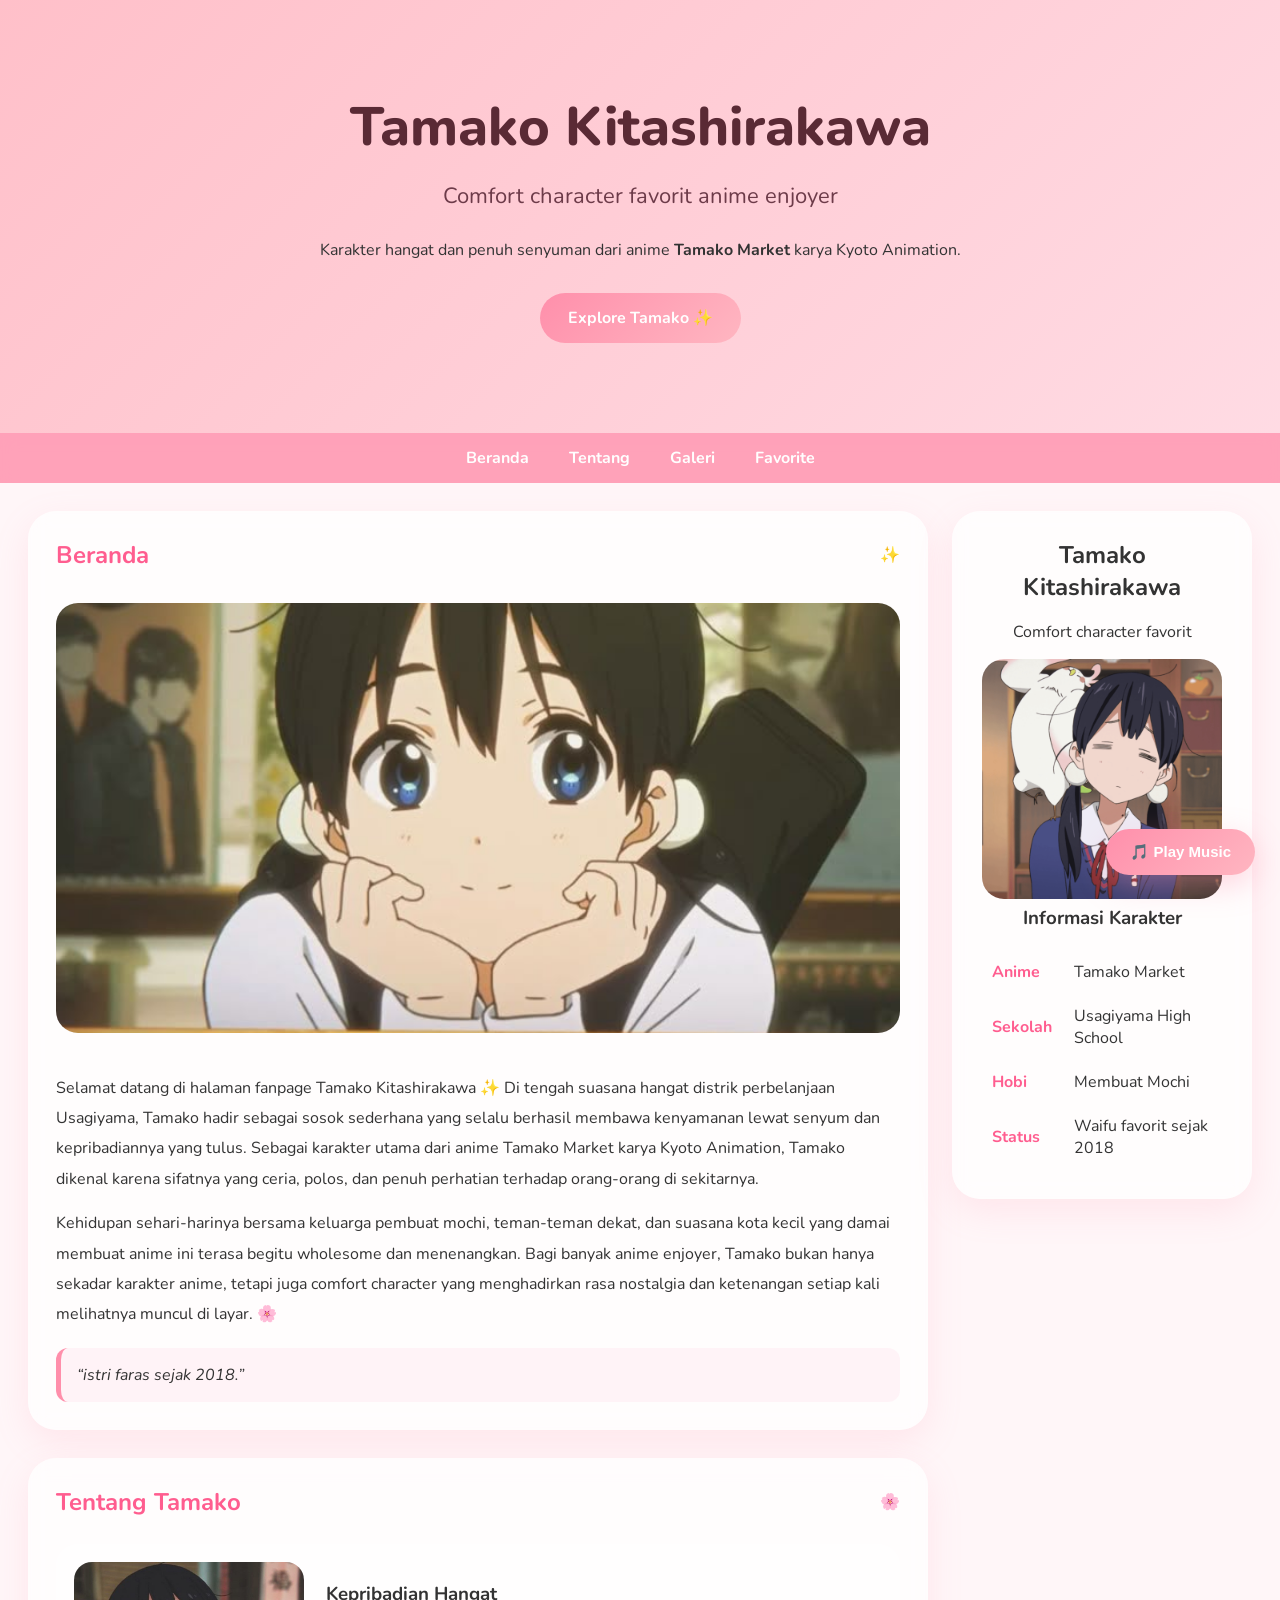
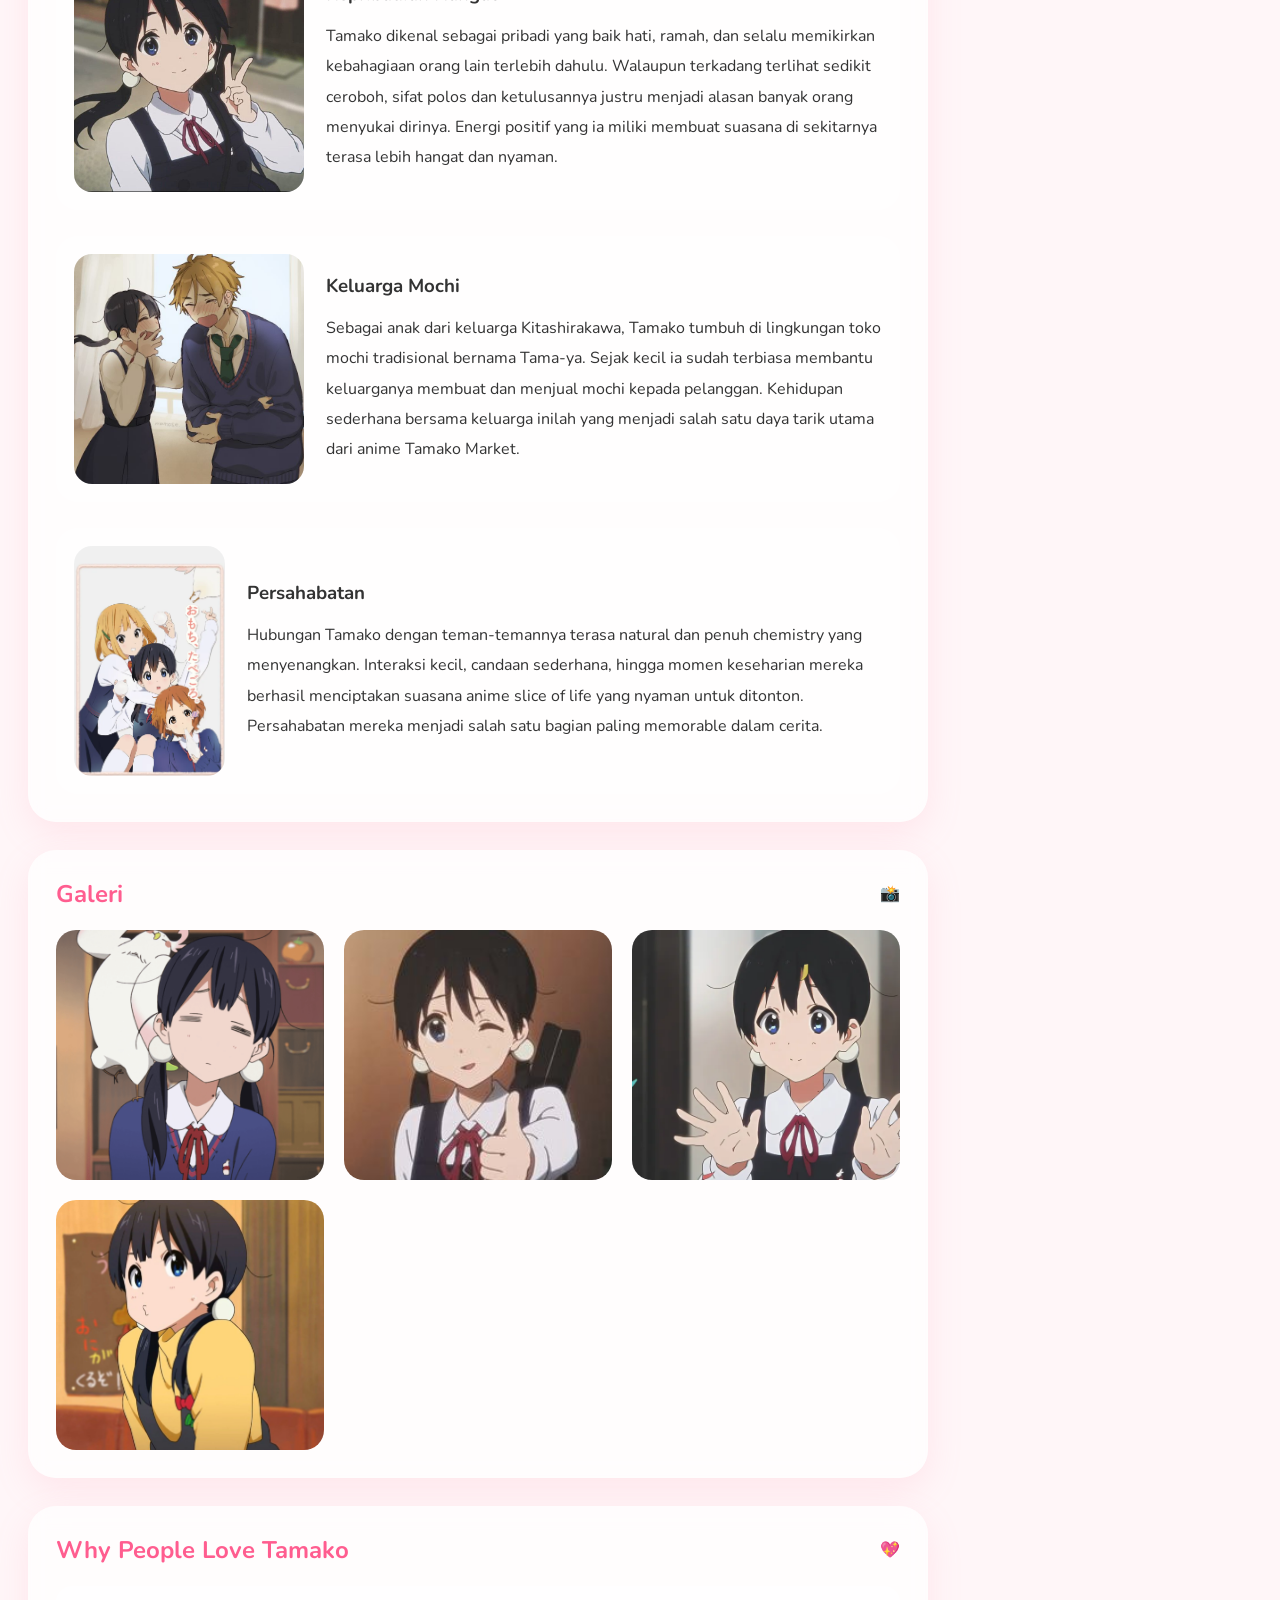
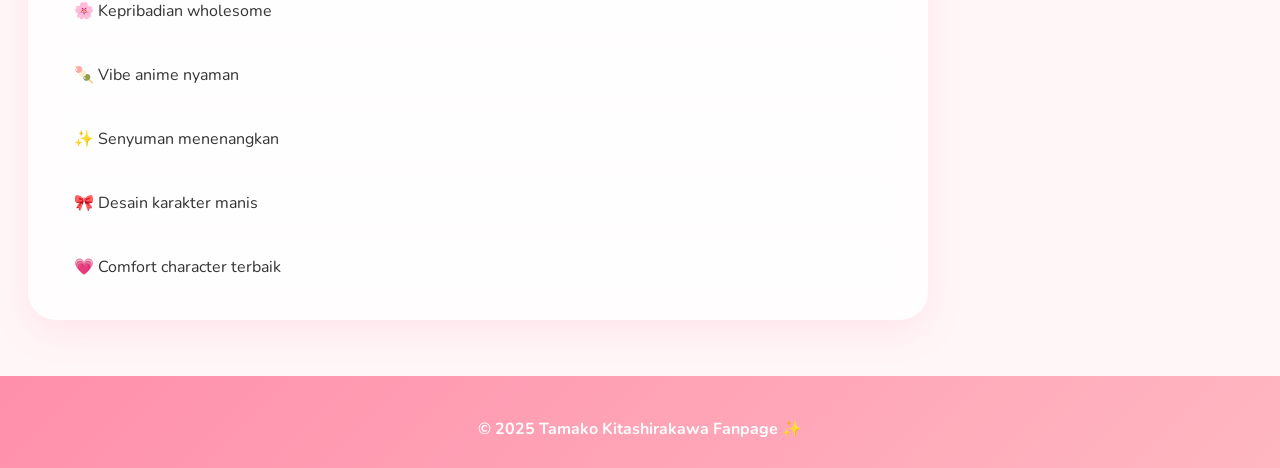
<file: fanspage tamako(fix)/style/index.html>
<!DOCTYPE html>
<html lang="en">

<head>

  <meta charset="UTF-8" />

  <meta
    name="viewport"
    content="width=device-width, initial-scale=1.0"
  />

  <title>
    Tamako Kitashirakawa Fanpage
  </title>

  <!-- CSS -->
  <link rel="stylesheet" href="style.css" />

  <!-- GOOGLE FONT -->
  <link rel="preconnect" href="https://fonts.googleapis.com" />

  <link
    rel="preconnect"
    href="https://fonts.gstatic.com"
    crossorigin
  />

  <link
    href="https://fonts.googleapis.com/css2?family=Nunito:wght@300;400;600;700;800&display=swap"
    rel="stylesheet"
  />

</head>

<body>

  <!-- ========================= -->
  <!-- PARTICLE BACKGROUND -->
  <!-- ========================= -->

  <div class="particles">

    <span></span>
    <span></span>
    <span></span>
    <span></span>
    <span></span>
    <span></span>
    <span></span>
    <span></span>
    <span></span>
    <span></span>

  </div>

  <!-- ========================= -->
  <!-- HEADER -->
  <!-- ========================= -->

  <header>

    <div class="jumbotron">

      <div class="hero-overlay">

        <h1 class="nama-usaha">
          Tamako Kitashirakawa
        </h1>

        <p class="tagline">
          Comfort character favorit anime enjoyer
        </p>

        <p class="hero-desc">

          Karakter hangat dan penuh senyuman dari anime
          <strong>Tamako Market</strong>
          karya Kyoto Animation.

        </p>

        <a
          href="#tentang"
          class="hero-button"
        >
          Explore Tamako ✨
        </a>

      </div>

    </div>

    <!-- NAVBAR -->

    <nav>

      <ul>

        <li>
          <a href="#beranda">
            Beranda
          </a>
        </li>

        <li>
          <a href="#tentang">
            Tentang
          </a>
        </li>

        <li>
          <a href="#galeri">
            Galeri
          </a>
        </li>

        <li>
          <a href="#favorite">
            Favorite
          </a>
        </li>

      </ul>

    </nav>

  </header>

  <!-- ========================= -->
  <!-- MAIN -->
  <!-- ========================= -->

  <main>

    <!-- CONTENT -->

    <div class="content">

      <!-- ========================= -->
      <!-- BERANDA -->
      <!-- ========================= -->

      <article
        id="beranda"
        class="card"
      >

        <div class="card-title">

          <h2>
            Beranda
          </h2>

          <span>
            ✨
          </span>

        </div>

        <img
          src="../images/tamakooo.jpg"
          alt="Tamako"
          class="main-image"
        />

        <p>

         Selamat datang di halaman fanpage Tamako Kitashirakawa ✨

Di tengah suasana hangat distrik perbelanjaan Usagiyama,
 Tamako hadir sebagai sosok sederhana yang selalu berhasil membawa kenyamanan lewat senyum
  dan kepribadiannya yang tulus.
   Sebagai karakter utama dari anime Tamako Market karya Kyoto Animation,
    Tamako dikenal karena sifatnya yang ceria, polos, dan penuh perhatian terhadap orang-orang di sekitarnya.

        </p>

        <p>

          Kehidupan sehari-harinya bersama keluarga pembuat mochi, teman-teman dekat, dan suasana kota kecil yang damai membuat anime ini terasa begitu wholesome dan menenangkan. Bagi banyak anime enjoyer, Tamako bukan hanya sekadar karakter anime, tetapi juga comfort character yang menghadirkan rasa nostalgia dan ketenangan setiap kali melihatnya muncul di layar. 🌸
        </p>

        <blockquote>

          “istri faras sejak 2018.”

        </blockquote>

      </article>

      <!-- ========================= -->
      <!-- TENTANG -->
      <!-- ========================= -->

      <article
        id="tentang"
        class="card"
      >

        <div class="card-title">

          <h2>
            Tentang Tamako
          </h2>

          <span>
            🌸
          </span>

        </div>

        <!-- INFO CARD -->

        <section class="info-card">

          <img
            src="../images/Tamako Kitashirakawa.jpg"
            alt="Tamako Smile"
            class="menu-image"
          />

          <div>

            <h3>
              Kepribadian Hangat
            </h3>

            <p>

              Tamako dikenal sebagai pribadi yang baik hati, ramah, dan selalu memikirkan kebahagiaan orang lain terlebih dahulu. Walaupun terkadang terlihat sedikit ceroboh, sifat polos dan ketulusannya justru menjadi alasan banyak orang menyukai dirinya. Energi positif yang ia miliki membuat suasana di sekitarnya terasa lebih hangat dan nyaman.

            </p>

          </div>

        </section>

        <!-- INFO CARD -->

        <section class="info-card">

          <img
            src="../images/tamako mochi.jpg"
            alt="Tamako Mochi"
            class="menu-image"
          />

          <div>

            <h3>
              Keluarga Mochi
            </h3>

            <p>

              Sebagai anak dari keluarga Kitashirakawa, Tamako tumbuh di lingkungan toko mochi tradisional bernama Tama-ya. Sejak kecil ia sudah terbiasa membantu keluarganya membuat dan menjual mochi kepada pelanggan. Kehidupan sederhana bersama keluarga inilah yang menjadi salah satu daya tarik utama dari anime Tamako Market.
            </p>

          </div>

        </section>

        <!-- INFO CARD -->

        <section class="info-card">

          <img
            src="../images/tamako n friend.webp"
            alt="Tamako Friends"
            class="menu-image"
          />

          <div>

            <h3>
              Persahabatan
            </h3>

            <p>

             Hubungan Tamako dengan teman-temannya terasa natural dan penuh chemistry yang menyenangkan. Interaksi kecil, candaan sederhana, hingga momen keseharian mereka berhasil menciptakan suasana anime slice of life yang nyaman untuk ditonton. Persahabatan mereka menjadi salah satu bagian paling memorable dalam cerita.

            </p>

          </div>

        </section>

      </article>

      <!-- ========================= -->
      <!-- GALERI -->
      <!-- ========================= -->

      <article
        id="galeri"
        class="card"
      >

        <div class="card-title">

          <h2>
            Galeri
          </h2>

          <span>
            📸
          </span>

        </div>

        <div class="gallery-container">

          <img
            src="../images/tamako1.png"
            alt="Tamako 1"
            class="gallery-image"
          />

          <img
            src="../images/tamako2.jpg"
            alt="Tamako 2"
            class="gallery-image"
          />

          <img
            src="../images/tamako3.webp"
            alt="Tamako 3"
            class="gallery-image"
          />

          <img
            src="../images/tamako4.jpg"
            alt="Tamako 4"
            class="gallery-image"
          />

        </div>

      </article>

      <!-- ========================= -->
      <!-- FAVORITE -->
      <!-- ========================= -->

      <article
        id="favorite"
        class="card"
      >

        <div class="card-title">

          <h2>
            Why People Love Tamako
          </h2>

          <span>
            💖
          </span>

        </div>

        <ul class="favorite-list">

          <li>
            🌸 Kepribadian wholesome
          </li>

          <li>
            🍡 Vibe anime nyaman
          </li>

          <li>
            ✨ Senyuman menenangkan
          </li>

          <li>
            🎀 Desain karakter manis
          </li>

          <li>
            💗 Comfort character terbaik
          </li>

        </ul>

      </article>

    </div>

    <!-- ========================= -->
    <!-- ASIDE -->
    <!-- ========================= -->

    <aside>

      <article class="logo card">

        <header>

          <h2>
            Tamako Kitashirakawa
          </h2>

          <p>
            Comfort character favorit
          </p>

          <figure>

            <img
              src="../images/tamako1.png"
              alt="Tamako"
            />

          </figure>

        </header>

        <section>

          <h3>
            Informasi Karakter
          </h3>

          <table>

            <tr>
              <th>Anime</th>
              <td>Tamako Market</td>
            </tr>

            <tr>
              <th>Sekolah</th>
              <td>Usagiyama High School</td>
            </tr>

            <tr>
              <th>Hobi</th>
              <td>Membuat Mochi</td>
            </tr>

            <tr>
              <th>Status</th>
              <td>Waifu favorit sejak 2018</td>
            </tr>

          </table>

        </section>

      </article>

    </aside>

  </main>

  <!-- ========================= -->
  <!-- FOOTER -->
  <!-- ========================= -->

  <footer>

    <p>
      © 2025 Tamako Kitashirakawa Fanpage ✨
    </p>

  </footer>

  <!-- ========================= -->
  <!-- MUSIC PLAYER -->
  <!-- ========================= -->

  <div class="music-player">

    <button id="music-toggle">

      🎵 Play Music

    </button>

  </div>

  <!-- AUDIO -->

  <audio
    id="bg-music"
    loop
  >

    <source
      src="../music/itte.mp3"
      type="audio/mp3"
    />

  </audio>

  <!-- SCRIPT -->

  <script>

    const music =
      document.getElementById("bg-music");

    const button =
      document.getElementById("music-toggle");

    let playing = false;

    button.addEventListener("click", () => {

      if (!playing) {

        music.play();

        button.innerHTML =
          "⏸ Pause Music";

      } else {

        music.pause();

        button.innerHTML =
          "🎵 Play Music";

      }

      playing = !playing;

    });

  </script>

</body>

</html>
</file>
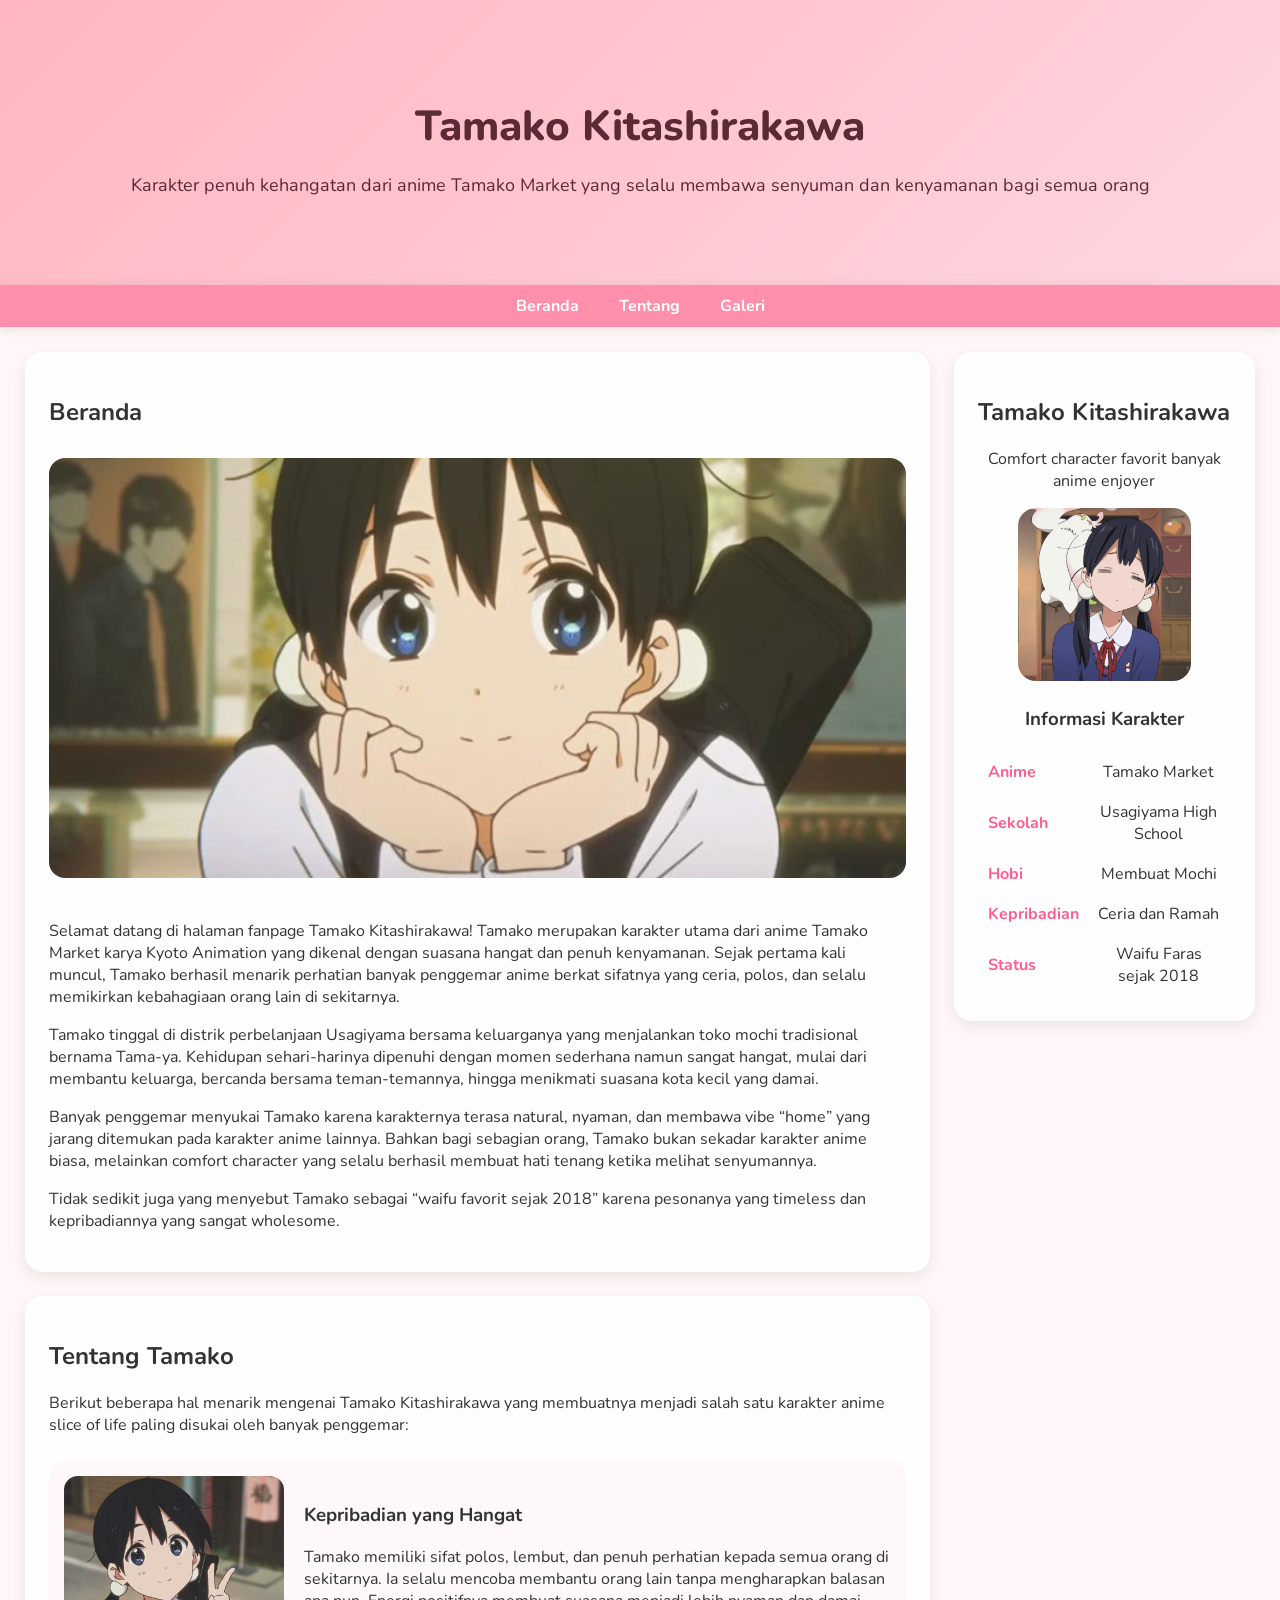
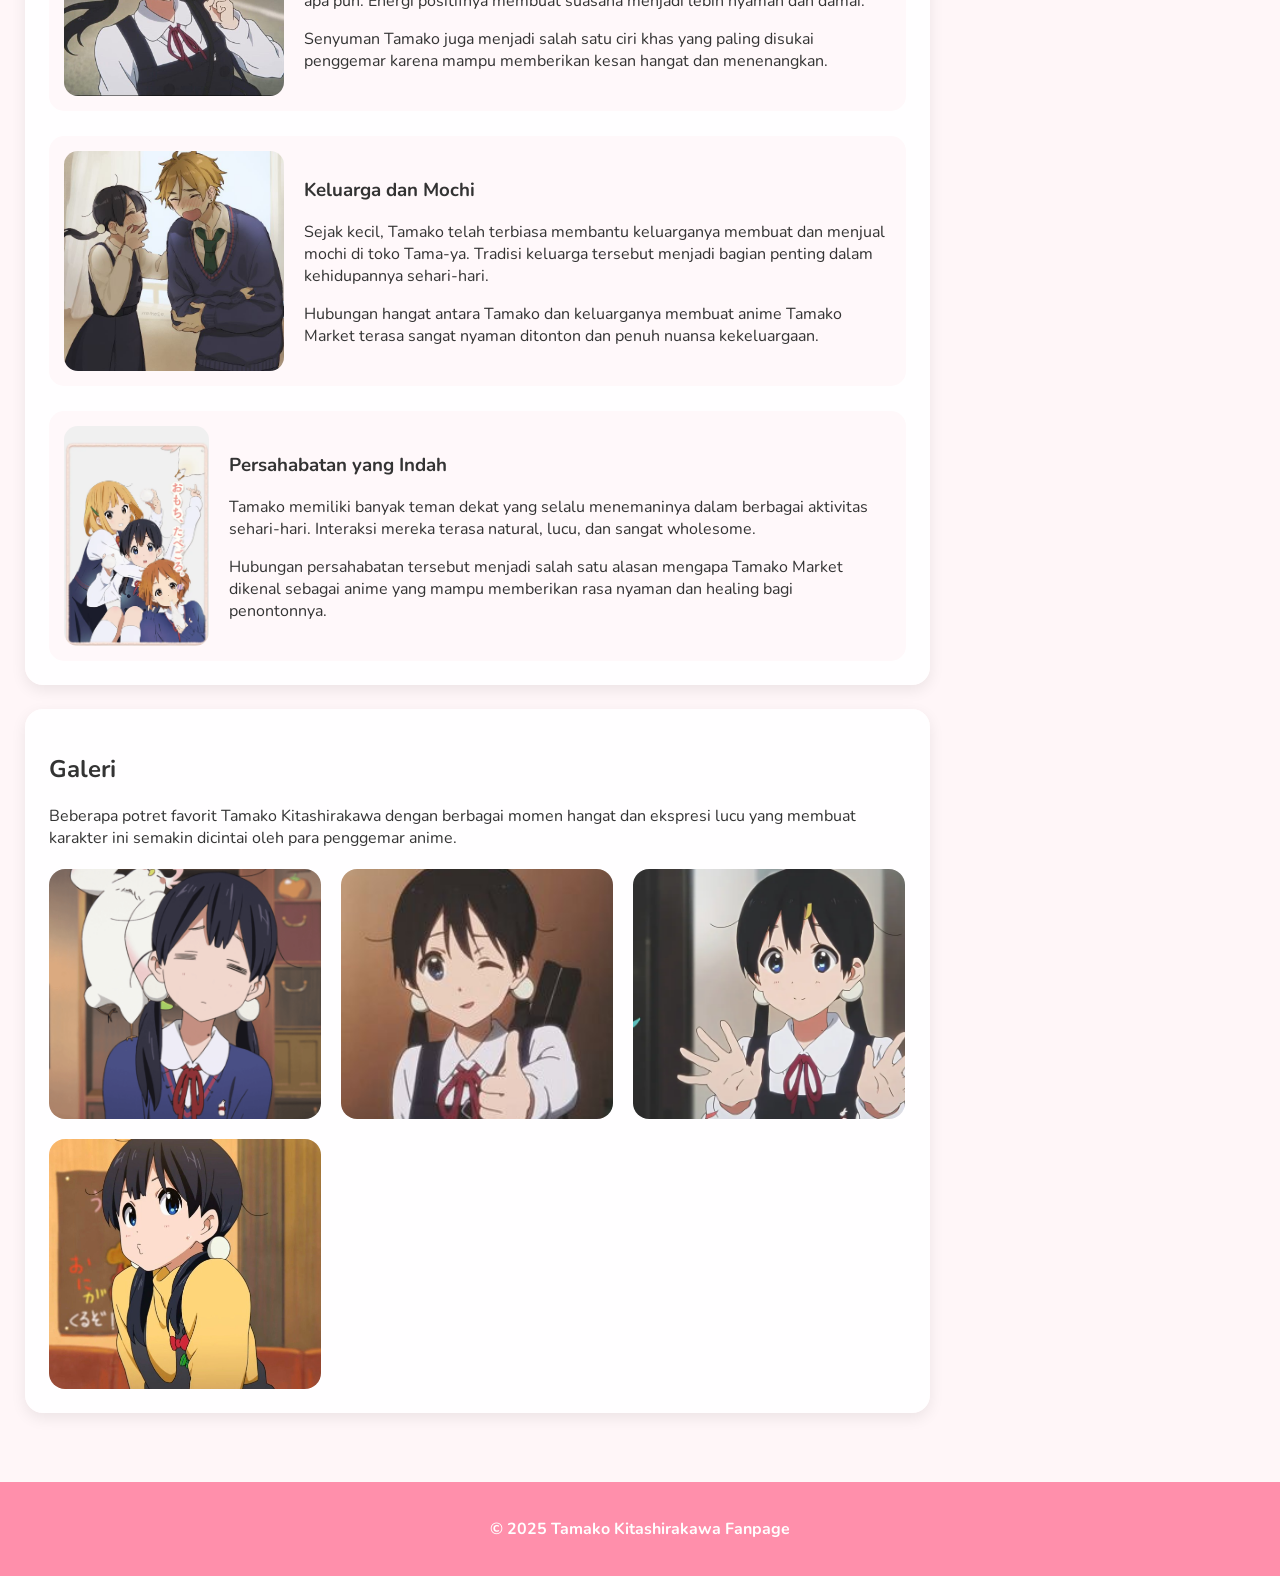
<file: tugas 2/style/index.html>
<!DOCTYPE html>
<html lang="en">
  <head>
    <meta charset="UTF-8" />
    <meta name="viewport" content="width=device-width, initial-scale=1.0" />
    <title>Tamako Kitashirakawa Fanpage</title>

    <link rel="stylesheet" href="style.css" />

    <link rel="preconnect" href="https://fonts.googleapis.com" />
    <link rel="preconnect" href="https://fonts.gstatic.com" crossorigin />

    <link
      href="https://fonts.googleapis.com/css2?family=Nunito:wght@300;400;600;700;800&display=swap"
      rel="stylesheet"
    />
  </head>

  <body>

    <!-- PARTICLE BACKGROUND -->
    <div class="particles">
      <span></span>
      <span></span>
      <span></span>
      <span></span>
      <span></span>
      <span></span>
      <span></span>
      <span></span>
      <span></span>
      <span></span>
    </div>

    <!-- HEADER -->
    <header>

      <div class="jumbotron">
        <h1 class="nama-usaha">Tamako Kitashirakawa</h1>

        <p class="tagline">
          Karakter penuh kehangatan dari anime Tamako Market yang selalu
          membawa senyuman dan kenyamanan bagi semua orang
        </p>
      </div>

      <!-- NAVBAR -->
      <nav>
        <ul>
          <li><a href="#beranda">Beranda</a></li>
          <li><a href="#tentang">Tentang</a></li>
          <li><a href="#galeri">Galeri</a></li>
        </ul>
      </nav>

    </header>

    <!-- MAIN -->
    <main>

      <!-- CONTENT -->
      <div class="content">

        <!-- BERANDA -->
        <article id="beranda" class="card">

          <h2>Beranda</h2>

          <img
            src="../images/tamakooo.jpg"
            alt="Tamako Kitashirakawa"
            class="main-image"
          />

          <p>
            Selamat datang di halaman fanpage Tamako Kitashirakawa! Tamako
            merupakan karakter utama dari anime Tamako Market karya Kyoto
            Animation yang dikenal dengan suasana hangat dan penuh kenyamanan.
            Sejak pertama kali muncul, Tamako berhasil menarik perhatian banyak
            penggemar anime berkat sifatnya yang ceria, polos, dan selalu
            memikirkan kebahagiaan orang lain di sekitarnya.
          </p>

          <p>
            Tamako tinggal di distrik perbelanjaan Usagiyama bersama keluarganya
            yang menjalankan toko mochi tradisional bernama Tama-ya. Kehidupan
            sehari-harinya dipenuhi dengan momen sederhana namun sangat hangat,
            mulai dari membantu keluarga, bercanda bersama teman-temannya,
            hingga menikmati suasana kota kecil yang damai.
          </p>

          <p>
            Banyak penggemar menyukai Tamako karena karakternya terasa natural,
            nyaman, dan membawa vibe “home” yang jarang ditemukan pada karakter
            anime lainnya. Bahkan bagi sebagian orang, Tamako bukan sekadar
            karakter anime biasa, melainkan comfort character yang selalu
            berhasil membuat hati tenang ketika melihat senyumannya.
          </p>

          <p>
            Tidak sedikit juga yang menyebut Tamako sebagai “waifu favorit sejak
            2018” karena pesonanya yang timeless dan kepribadiannya yang sangat
            wholesome.
          </p>

        </article>

        <!-- TENTANG -->
        <article id="tentang" class="card">

          <h2>Tentang Tamako</h2>

          <p>
            Berikut beberapa hal menarik mengenai Tamako Kitashirakawa yang
            membuatnya menjadi salah satu karakter anime slice of life paling
            disukai oleh banyak penggemar:
          </p>

          <!-- CARD 1 -->
          <section class="info-card">

            <img
              src="../images/Tamako Kitashirakawa.jpg"
              alt="Tamako Smile"
              class="menu-image"
            />

            <div>

              <h3>Kepribadian yang Hangat</h3>

              <p>
                Tamako memiliki sifat polos, lembut, dan penuh perhatian kepada
                semua orang di sekitarnya. Ia selalu mencoba membantu orang lain
                tanpa mengharapkan balasan apa pun. Energi positifnya membuat
                suasana menjadi lebih nyaman dan damai.
              </p>

              <p>
                Senyuman Tamako juga menjadi salah satu ciri khas yang paling
                disukai penggemar karena mampu memberikan kesan hangat dan
                menenangkan.
              </p>

            </div>

          </section>

          <!-- CARD 2 -->
          <section class="info-card">

            <img
              src="../images/tamako mochi.jpg"
              alt="Tamako Mochi"
              class="menu-image"
            />

            <div>

              <h3>Keluarga dan Mochi</h3>

              <p>
                Sejak kecil, Tamako telah terbiasa membantu keluarganya membuat
                dan menjual mochi di toko Tama-ya. Tradisi keluarga tersebut
                menjadi bagian penting dalam kehidupannya sehari-hari.
              </p>

              <p>
                Hubungan hangat antara Tamako dan keluarganya membuat anime
                Tamako Market terasa sangat nyaman ditonton dan penuh nuansa
                kekeluargaan.
              </p>

            </div>

          </section>

          <!-- CARD 3 -->
          <section class="info-card">

            <img
              src="../images/tamako n friend.webp"
              alt="Tamako Friends"
              class="menu-image"
            />

            <div>

              <h3>Persahabatan yang Indah</h3>

              <p>
                Tamako memiliki banyak teman dekat yang selalu menemaninya dalam
                berbagai aktivitas sehari-hari. Interaksi mereka terasa natural,
                lucu, dan sangat wholesome.
              </p>

              <p>
                Hubungan persahabatan tersebut menjadi salah satu alasan mengapa
                Tamako Market dikenal sebagai anime yang mampu memberikan rasa
                nyaman dan healing bagi penontonnya.
              </p>

            </div>

          </section>

        </article>

        <!-- GALERI -->
        <article id="galeri" class="card">

          <h2>Galeri</h2>

          <p>
            Beberapa potret favorit Tamako Kitashirakawa dengan berbagai momen
            hangat dan ekspresi lucu yang membuat karakter ini semakin dicintai
            oleh para penggemar anime.
          </p>

          <div class="gallery-container">

            <img
              src="../images/tamako1.png"
              alt="Tamako 1"
              class="gallery-image"
            />

            <img
              src="../images/tamako2.jpg"
              alt="Tamako 2"
              class="gallery-image"
            />

            <img
              src="../images/tamako3.webp"
              alt="Tamako 3"
              class="gallery-image"
            />

            <img
              src="../images/tamako4.jpg"
              alt="Tamako 4"
              class="gallery-image"
            />

          </div>

        </article>

      </div>

      <!-- ASIDE -->
      <aside>

        <article class="logo card">

          <header>

            <h2>Tamako Kitashirakawa</h2>

            <p>Comfort character favorit banyak anime enjoyer</p>

            <figure>
              <img
                src="../images/tamako1.png"
                alt="Tamako Logo"
              />
            </figure>

          </header>

          <section>

            <h3>Informasi Karakter</h3>

            <table>

              <tr>
                <th>Anime</th>
                <td>Tamako Market</td>
              </tr>

              <tr>
                <th>Sekolah</th>
                <td>Usagiyama High School</td>
              </tr>

              <tr>
                <th>Hobi</th>
                <td>Membuat Mochi</td>
              </tr>

              <tr>
                <th>Kepribadian</th>
                <td>Ceria dan Ramah</td>
              </tr>

              <tr>
                <th>Status</th>
                <td>Waifu Faras sejak 2018</td>
              </tr>

            </table>

          </section>

        </article>

      </aside>

    </main>

    <!-- FOOTER -->
    <footer>
      <p>&copy; 2025 Tamako Kitashirakawa Fanpage</p>
    </footer>

  </body>
</html>
</file>
<file: fanspage tamako(fix)/style/style.css>
/* ========================= */
/* RESET */
/* ========================= */

* {
  margin: 0;
  padding: 0;
  box-sizing: border-box;
  scroll-behavior: smooth;
}

body {
  font-family: "Nunito", sans-serif;
  background: #fff6f8;
  color: #333;
  overflow-x: hidden;
  position: relative;
}

/* ========================= */
/* PARTICLES */
/* ========================= */

.particles {
  position: fixed;
  width: 100%;
  height: 100%;
  overflow: hidden;
  top: 0;
  left: 0;
  z-index: -1;
}

.particles span {
  position: absolute;

  width: 20px;
  height: 20px;

  background:
    rgba(255, 143, 171, 0.25);

  border-radius: 50%;

  bottom: -150px;

  animation:
    particles 20s linear infinite;
}

@keyframes particles {

  0% {
    transform: translateY(0);
    opacity: 0;
  }

  10% {
    opacity: 1;
  }

  100% {
    transform:
      translateY(-120vh)
      rotate(360deg);

    opacity: 0;
  }

}

/* ========================= */
/* HERO */
/* ========================= */

.jumbotron {

  background:
    linear-gradient(
      135deg,
      rgba(255,182,193,0.85),
      rgba(255,214,224,0.85)
    );

  padding: 90px 20px;

  text-align: center;
}

.nama-usaha {

  font-size: 54px;
  font-weight: 800;

  color: #5a2a35;
}

.tagline {

  margin-top: 12px;

  font-size: 22px;

  color: #6d3b49;
}

.hero-desc {

  margin-top: 18px;

  line-height: 1.8;
}

/* BUTTON */

.hero-button {

  display: inline-block;

  margin-top: 28px;
  padding: 14px 28px;

  border-radius: 999px;

  text-decoration: none;
  font-weight: 700;

  color: white;

  background:
    linear-gradient(
      135deg,
      #ff8fab,
      #ffb6c1
    );

  transition: 0.3s ease;
}

.hero-button:hover {

  transform:
    translateY(-4px)
    scale(1.03);

}

/* ========================= */
/* NAVBAR */
/* ========================= */

nav {

  position: sticky;

  top: 0;

  z-index: 999;

  padding: 14px 0;

  background:
    rgba(255,143,171,0.82);

  backdrop-filter: blur(10px);
}

nav ul {

  display: flex;

  justify-content: center;

  gap: 40px;

  list-style: none;
}

nav a {

  text-decoration: none;

  color: white;

  font-weight: 700;
}

/* ========================= */
/* MAIN */
/* ========================= */

main {

  display: flex;

  gap: 24px;

  padding: 28px;
}

.content {
  flex: 3;
}

aside {
  flex: 1;
}

/* ========================= */
/* CARD */
/* ========================= */

.card {

  padding: 28px;

  margin-bottom: 28px;

  border-radius: 28px;

  background:
    rgba(255,255,255,0.72);

  backdrop-filter: blur(10px);

  box-shadow:
    0 12px 35px rgba(255,143,171,0.15);

  transition: 0.35s ease;
}

.card:hover {

  transform: translateY(-8px);

}

.card-title {

  display: flex;

  justify-content: space-between;

  align-items: center;

  margin-bottom: 18px;
}

.card-title h2 {

  color: #ff5d8f;
}

/* ========================= */
/* TEXT */
/* ========================= */

p {

  margin-top: 14px;

  line-height: 1.9;
}

blockquote {

  margin-top: 18px;

  padding: 16px;

  border-left:
    5px solid #ff8fab;

  background:
    rgba(255,240,245,0.8);

  border-radius: 12px;

  font-style: italic;
}

/* ========================= */
/* IMAGE */
/* ========================= */

.main-image {

  width: 100%;
  height: 430px;

  object-fit: cover;

  border-radius: 22px;

  margin-top: 14px;
  margin-bottom: 20px;
}

.menu-image {

  width: 230px;
  height: 230px;

  object-fit: cover;

  border-radius: 18px;
}

/* ========================= */
/* INFO CARD */
/* ========================= */

.info-card {

  display: flex;

  gap: 22px;

  align-items: center;

  margin-top: 26px;

  padding: 18px;

  border-radius: 22px;

  background:
    rgba(255,255,255,0.5);
}

/* ========================= */
/* GALLERY */
/* ========================= */

.gallery-container {

  display: grid;

  grid-template-columns:
    repeat(auto-fit, minmax(220px, 1fr));

  gap: 20px;

  margin-top: 20px;
}

.gallery-image {

  width: 100%;
  height: 250px;

  object-fit: cover;

  border-radius: 20px;

  transition: 0.3s ease;
}

.gallery-image:hover {

  transform:
    scale(1.05)
    rotate(1deg);

}

/* ========================= */
/* FAVORITE */
/* ========================= */

.favorite-list {

  margin-top: 20px;

  display: flex;

  flex-direction: column;

  gap: 14px;
}

.favorite-list li {

  list-style: none;

  padding: 14px 18px;

  border-radius: 16px;

  background:
    rgba(255,255,255,0.6);
}

/* ========================= */
/* ASIDE */
/* ========================= */

.logo {

  text-align: center;
}

.logo img {

  width: 100%;

  max-width: 240px;

  border-radius: 22px;

  margin-top: 12px;
}

table {

  width: 100%;

  margin-top: 18px;
}

th,
td {

  padding: 10px;

  text-align: left;
}

th {

  color: #ff5d8f;
}

/* ========================= */
/* FOOTER */
/* ========================= */

footer {

  padding: 24px;

  text-align: center;

  color: white;

  background:
    linear-gradient(
      135deg,
      #ff8fab,
      #ffb6c1
    );

  font-weight: 700;
}

/* ========================= */
/* MUSIC PLAYER */
/* ========================= */

.music-player {

  position: fixed;

  right: 25px;
  bottom: 25px;

  z-index: 9999;
}

#music-toggle {

  border: none;

  padding: 14px 24px;

  border-radius: 999px;

  cursor: pointer;

  font-size: 15px;
  font-weight: 700;

  color: white;

  background:
    linear-gradient(
      135deg,
      #ff8fab,
      #ffb6c1
    );

  box-shadow:
    0 10px 30px rgba(255,143,171,0.35);

  transition: 0.3s ease;
}

#music-toggle:hover {

  transform:
    translateY(-4px)
    scale(1.05);

}

/* ========================= */
/* RESPONSIVE */
/* ========================= */

@media screen and (max-width: 900px) {

  main {

    flex-direction: column;
  }

  .info-card {

    flex-direction: column;

    text-align: center;
  }

  .menu-image {

    width: 100%;

    height: auto;
  }

}
</file>
<file: tugas 2/style/style.css>
* {
  box-sizing: border-box;
  scroll-behavior: smooth;
}

body {
  margin: 0;
  padding: 0;
  font-family: "Nunito", sans-serif;
  background-color: #fff6f8;
  color: #333;
  overflow-x: hidden;
  position: relative;
}

/* PARTICLES */

.particles {
  position: fixed;
  width: 100%;
  height: 100%;
  overflow: hidden;
  z-index: -1;
  top: 0;
  left: 0;
}

.particles span {
  position: absolute;
  display: block;
  width: 20px;
  height: 20px;
  background: rgba(255, 143, 171, 0.25);
  border-radius: 50%;
  animation: animate 18s linear infinite;
  bottom: -150px;
}

.particles span:nth-child(1) {
  left: 10%;
  width: 25px;
  height: 25px;
  animation-duration: 16s;
}

.particles span:nth-child(2) {
  left: 20%;
  animation-duration: 12s;
}

.particles span:nth-child(3) {
  left: 35%;
  width: 15px;
  height: 15px;
  animation-duration: 20s;
}

.particles span:nth-child(4) {
  left: 50%;
  animation-duration: 14s;
}

.particles span:nth-child(5) {
  left: 65%;
  width: 30px;
  height: 30px;
  animation-duration: 17s;
}

.particles span:nth-child(6) {
  left: 75%;
  animation-duration: 11s;
}

.particles span:nth-child(7) {
  left: 85%;
  width: 18px;
  height: 18px;
  animation-duration: 19s;
}

.particles span:nth-child(8) {
  left: 90%;
  animation-duration: 13s;
}

.particles span:nth-child(9) {
  left: 45%;
  width: 22px;
  height: 22px;
  animation-duration: 15s;
}

.particles span:nth-child(10) {
  left: 5%;
  animation-duration: 21s;
}

@keyframes animate {
  0% {
    transform: translateY(0) rotate(0deg);
    opacity: 0;
  }

  10% {
    opacity: 1;
  }

  100% {
    transform: translateY(-120vh) rotate(360deg);
    opacity: 0;
  }
}

/* HEADER */

.jumbotron {
  background: linear-gradient(135deg, #ffb6c1, #ffd6e0);
  text-align: center;
  padding: 70px 20px;
  color: #5a2a35;
}

.nama-usaha {
  font-size: 42px;
  font-weight: 800;
  margin-bottom: 10px;
}

.tagline {
  font-size: 18px;
}

/* NAVBAR */

nav {
  background-color: #ff8fab;
  position: sticky;
  top: 0;
  z-index: 999;
  padding: 10px 0;
  box-shadow: 0 2px 10px rgba(0, 0, 0, 0.1);
}

nav ul {
  display: flex;
  justify-content: center;
  gap: 40px;
  margin: 0;
  padding: 0;
}

nav li {
  list-style: none;
}

nav a {
  text-decoration: none;
  color: white;
  font-weight: 700;
  transition: 0.3s;
}

nav a:hover {
  color: #ffe8ef;
}

/* MAIN */

main {
  display: flex;
  gap: 24px;
  padding: 25px;
}

.content {
  flex: 3;
}

aside {
  flex: 1;
}

/* CARD */

.card {
  background-color: rgba(255, 255, 255, 0.88);
  backdrop-filter: blur(6px);
  border-radius: 18px;
  padding: 24px;
  margin-bottom: 24px;
  box-shadow: 0 5px 15px rgba(0, 0, 0, 0.08);
}

/* IMAGES */

.main-image {
  width: 100%;
  height: 420px;
  object-fit: cover;
  border-radius: 16px;
  margin-top: 10px;
  margin-bottom: 20px;
}

.info-card {
  display: flex;
  gap: 20px;
  margin-top: 25px;
  align-items: center;
  background-color: #fff8fa;
  padding: 15px;
  border-radius: 15px;
}

.menu-image {
  width: 220px;
  height: 220px;
  object-fit: cover;
  border-radius: 14px;
}

/* GALERI */

.gallery-container {
  display: grid;
  grid-template-columns: repeat(auto-fit, minmax(220px, 1fr));
  gap: 20px;
  margin-top: 20px;
}

.gallery-image {
  width: 100%;
  height: 250px;
  object-fit: cover;
  border-radius: 16px;
  transition: 0.3s;
}

.gallery-image:hover {
  transform: scale(1.03);
}

/* ASIDE */

.logo {
  text-align: center;
}

.logo img {
  width: 100%;
  max-width: 220px;
  border-radius: 18px;
}

table {
  width: 100%;
  margin-top: 15px;
}

th {
  text-align: left;
  padding: 8px;
  color: #ff5d8f;
}

td {
  padding: 8px;
}

/* FOOTER */

footer {
  background-color: #ff8fab;
  color: white;
  text-align: center;
  padding: 20px;
  margin-top: 20px;
  font-weight: bold;
}

/* RESPONSIVE */

@media screen and (max-width: 900px) {

  main {
    flex-direction: column;
  }

  .info-card {
    flex-direction: column;
    text-align: center;
  }

  .menu-image {
    width: 100%;
    height: auto;
  }

}

@media screen and (max-width: 600px) {

  .nama-usaha {
    font-size: 30px;
  }

  nav ul {
    gap: 20px;
  }

  .main-image {
    height: 250px;
  }

}
</file>
